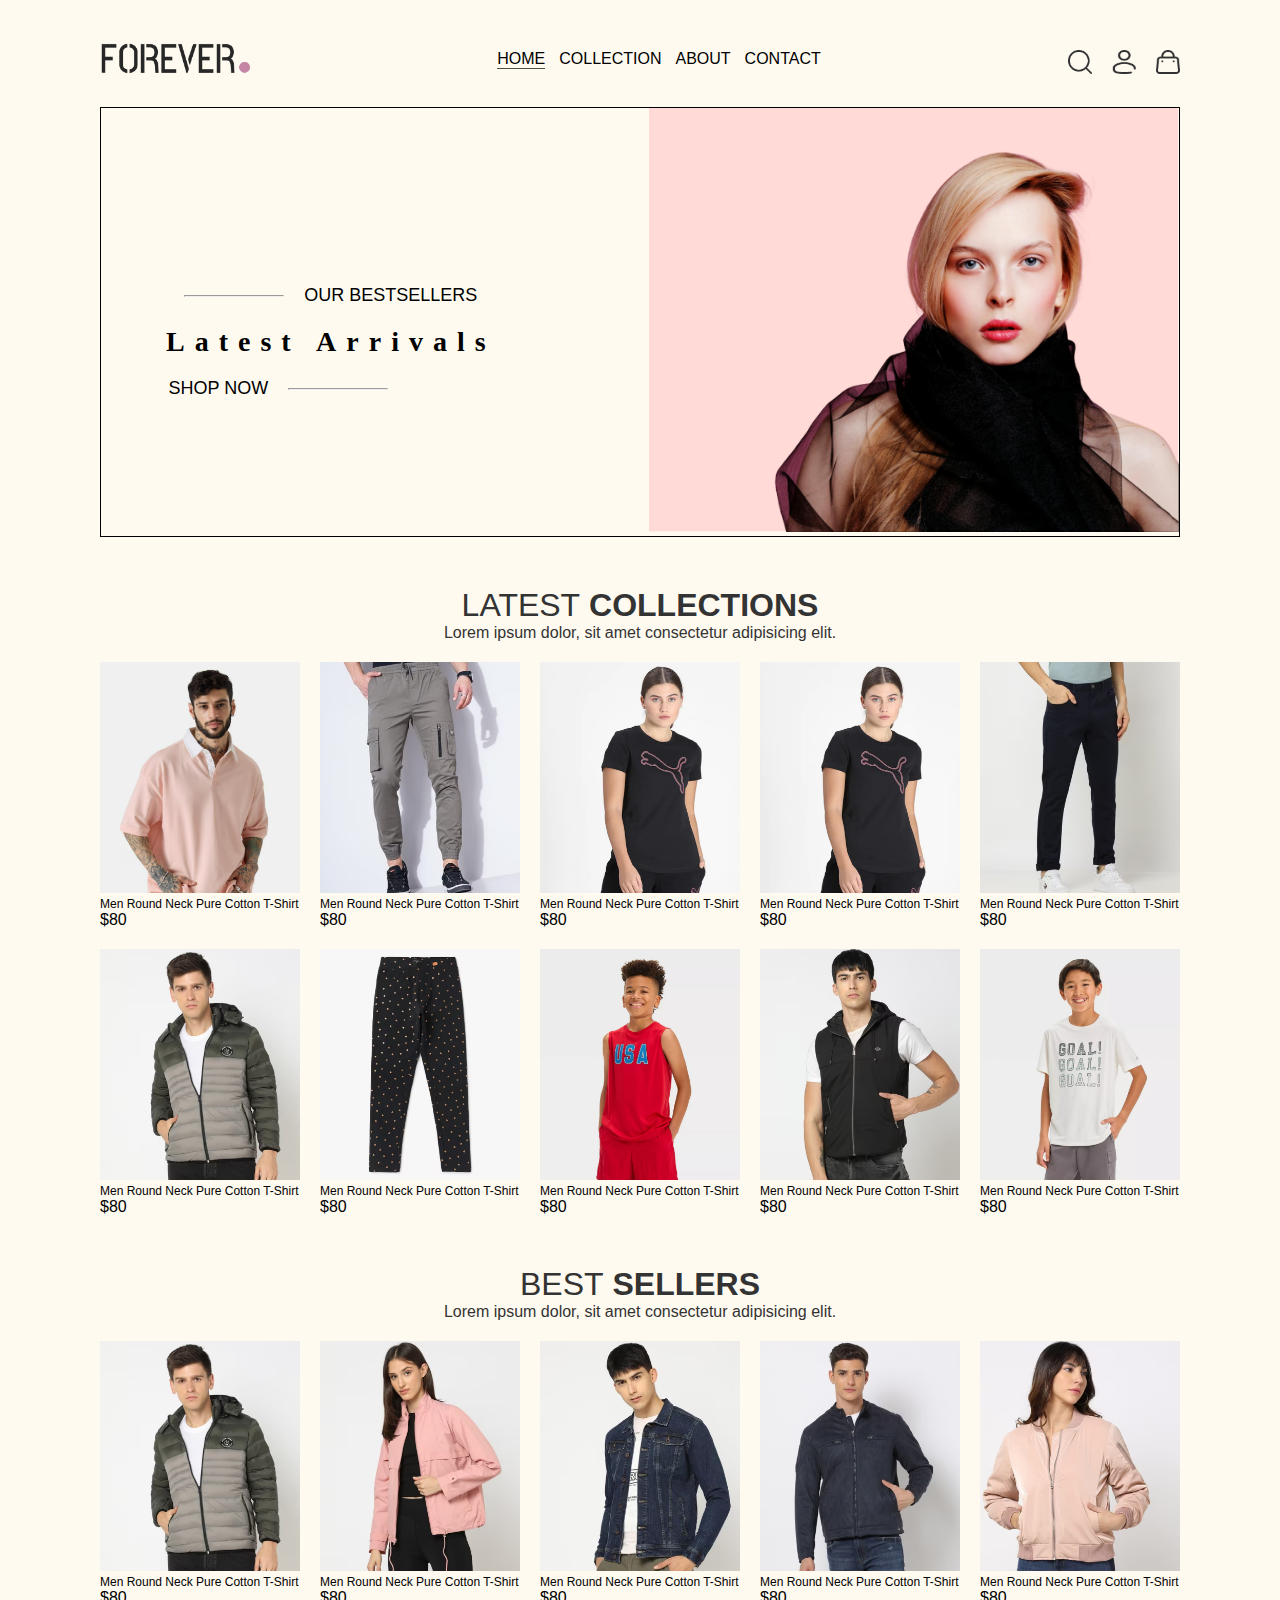
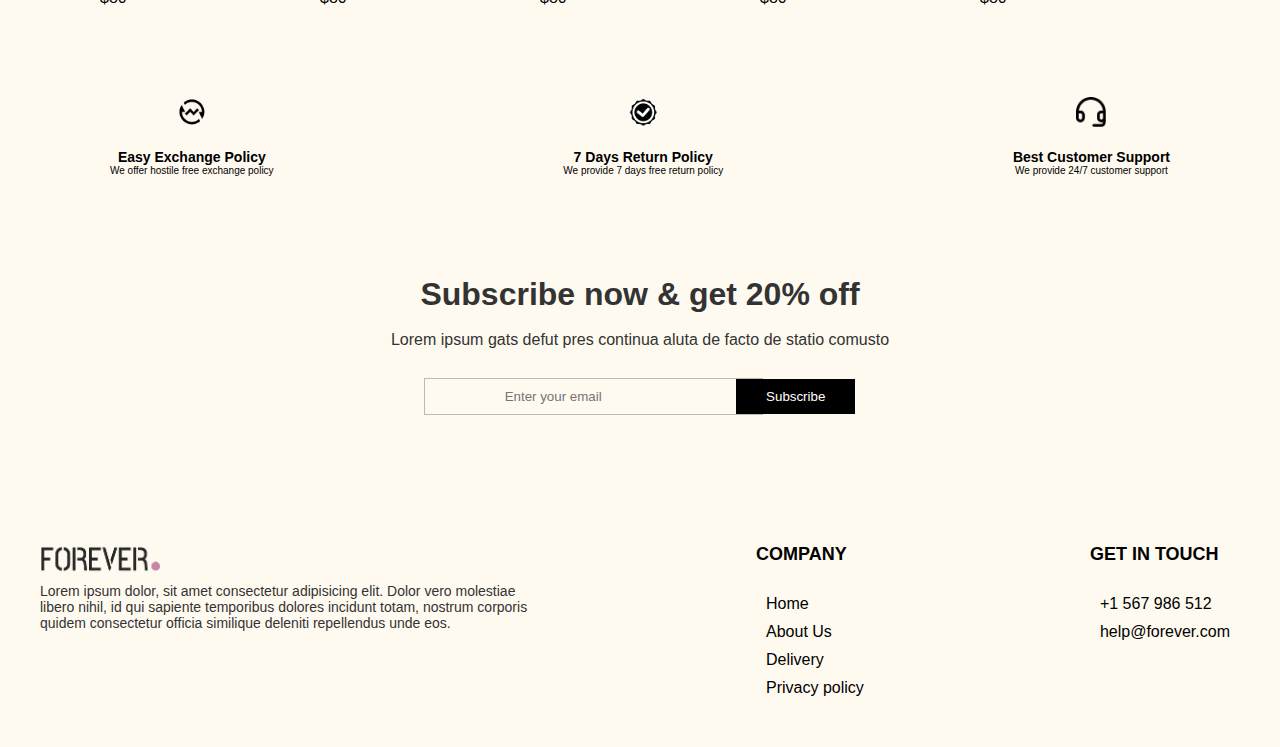
<file: index.html>
<!DOCTYPE html>
<html lang="en">
<head>
    <meta charset="UTF-8">
    <meta name="viewport" content="width=device-width, initial-scale=1.0">
    <link rel="shortcut icon" href="images/assets/frontend_assets/logo.png" type="image/x-icon">
    <link rel="stylesheet" href="style.css">
    <title>Forever</title>
</head>
<body class="body">
    <nav>
        <div class="logo">
            <a href="index.html">
                <img src="images/assets/frontend_assets/logo.png" alt="">
            </a>
        </div>
        <div class="links">
            <ol>
                <li class="active" onclick="defaultFn()">HOME</li>
                <li onclick="underlineFn()" class="list">COLLECTION</li>
                <li onclick="underlineFn2()" class="list1">ABOUT</li>
                <li onclick="underlineFn3()" class="list2">CONTACT</li>
            </ol>
        </div>
        <!--<div class="modes">
            <li id="dark">Dark Mode</li>
            <input type="range" id="switch-btn" onclick="switchDarkMode()">
        </div>-->
        <div class="icons">
            <img src="images/assets/frontend_assets/search_icon.png" alt="" class="search">
            <a href="login.html">
                <img src="images/assets/frontend_assets/profile_icon.png" alt="" class="search">
            </a>
            <a href="cart.html">
                <img src="images/assets/frontend_assets/cart_icon.png" alt="" class="search">
            </a>
        </div>
    </nav>
    <section class="landing">
        <div class="text">
            <h3><hr>OUR BESTSELLERS</h3>
            <h1>Latest Arrivals</h1>
            <h3 class="shop">SHOP NOW <hr></h3>
        </div>
        <div class="image">
            <img src="images/assets/frontend_assets/hero_img.png" alt="">
        </div>
    </section>

    <section class="collections">
        <h1><span>LATEST</span> COLLECTIONS</h1>
        <p>Lorem ipsum dolor, sit amet consectetur adipisicing elit.</p>
        <div class="img-container">
            <div class="first-row">
                <div class="clothing">
                    <img src="images/assets/frontend_assets/p_img2.png" alt="" onclick="displayCloth()">
                    <h4 id="description">Men Round Neck Pure Cotton T-Shirt</h4>
                    <span>$80</span>
                </div>
                <div class="clothing">
                    <img src="images/assets/frontend_assets/p_img10.png" alt="">
                    <h4>Men Round Neck Pure Cotton T-Shirt</h4>
                    <span>$80</span>
                </div>
                <div class="clothing">
                    <img src="images/assets/frontend_assets/p_img5.png" alt="">
                    <h4>Men Round Neck Pure Cotton T-Shirt</h4>
                    <span>$80</span>
                </div>
                <div class="clothing">
                    <img src="images/assets/frontend_assets/p_img5.png" alt="">
                    <h4>Men Round Neck Pure Cotton T-Shirt</h4>
                    <span>$80</span>
                </div>
                <div class="clothing">
                    <img src="images/assets/frontend_assets/p_img7.png" alt="">
                    <h4>Men Round Neck Pure Cotton T-Shirt</h4>
                    <span>$80</span>
                </div>
            </div>
            <div class="second-row">
                <div class="clothing">
                    <img src="images/assets/frontend_assets/p_img45.png" alt="">
                    <h4>Men Round Neck Pure Cotton T-Shirt</h4>
                    <span>$80</span>
                </div>
                <div class="clothing">
                    <img src="images/assets/frontend_assets/p_img49.png" alt="">
                    <h4>Men Round Neck Pure Cotton T-Shirt</h4>
                    <span>$80</span>
                </div>
                <div class="clothing">
                    <img src="images/assets/frontend_assets/p_img23.png" alt="">
                    <h4>Men Round Neck Pure Cotton T-Shirt</h4>
                    <span>$80</span>
                </div>
                <div class="clothing">
                    <img src="images/assets/frontend_assets/p_img40.png" alt="">
                    <h4>Men Round Neck Pure Cotton T-Shirt</h4>
                    <span>$80</span>
                </div>
                <div class="clothing">
                    <img src="images/assets/frontend_assets/p_img42.png" alt="">
                    <h4>Men Round Neck Pure Cotton T-Shirt</h4>
                    <span>$80</span>
                </div>
            </div>
        </div>
    </section>


    <section class="collections">
        <h1><span>BEST</span> SELLERS</h1>
        <p>Lorem ipsum dolor, sit amet consectetur adipisicing elit.</p>
        <div class="img-container">
            <div class="first-row">
                <div class="clothing">
                    <img src="images/assets/frontend_assets/p_img45.png" alt="">
                    <h4>Men Round Neck Pure Cotton T-Shirt</h4>
                    <span>$80</span>
                </div>
                <div class="clothing">
                    <img src="images/assets/frontend_assets/p_img44.png" alt="">
                    <h4>Men Round Neck Pure Cotton T-Shirt</h4>
                    <span>$80</span>
                </div>
                <div class="clothing">
                    <img src="images/assets/frontend_assets/p_img52.png" alt="">
                    <h4>Men Round Neck Pure Cotton T-Shirt</h4>
                    <span>$80</span>
                </div>
                <div class="clothing">
                    <img src="images/assets/frontend_assets/p_img46.png" alt="">
                    <h4>Men Round Neck Pure Cotton T-Shirt</h4>
                    <span>$80</span>
                </div>
                <div class="clothing">
                    <img src="images/assets/frontend_assets/p_img51.png" alt="">
                    <h4>Men Round Neck Pure Cotton T-Shirt</h4>
                    <span>$80</span>
                </div>
            </div>
    </section>

    <section class="banners">
        <div class="exchange">
            <img src="images/assets/frontend_assets/exchange_icon.png" alt=""><br><br>
            <h1>Easy Exchange Policy</h1>
            <p>We offer hostile free exchange policy</p>
        </div>
        <div class="policy">
            <img src="images/assets/frontend_assets/quality_icon.png" alt=""><br><br>
            <h1>7 Days Return Policy</h1>
            <p>We provide 7 days free return policy</p>
        </div>
        <div class="support">
            <img src="images/assets/frontend_assets/support_img.png" alt=""><br><br>
            <h1>Best Customer Support</h1>
            <p>We provide 24/7 customer support</p>
        </div>
    </section>

    <section class="newsletter">
        <h1>Subscribe now & get 20% off</h1><br>
        <p>Lorem ipsum gats defut pres continua aluta de facto de statio comusto</p>
        <div class="subscribe">
            <input type="email" placeholder="Enter your email">
            <button>Subscribe</button>
        </div>
    </section>



    <footer>
        <div class="align">
            <div class="info">
                <img src="images/assets/frontend_assets/logo.png" alt="">
                <p>Lorem ipsum dolor, sit amet consectetur adipisicing elit. Dolor vero molestiae libero nihil, id qui sapiente temporibus dolores incidunt totam, nostrum corporis quidem consectetur officia similique deleniti repellendus unde eos.</p>
            </div>
            <div class="redirects">
                <h2>COMPANY</h2>
                <div class="re-links">
                    <ol>
                        <li>Home</li>
                        <li>About Us</li>
                        <li>Delivery</li>
                        <li>Privacy policy</li>
                    </ol>
                </div>
            </div>
            <div class="touch">
                <h2>GET IN TOUCH</h2>
                <div class="re-links">
                    <li>+1 567 986 512</li>
                    <li>help@forever.com</li>
                </div>
            </div>
        </div>
    </footer>
































   <script>
    function displayCloth(){
        window.location.href = "product.html";
        const productDescription = document.getElementById("description");
    }
   </script>
    <script>
        const active = document.querySelector(".active");
        const list = document.querySelector(".list");
        const list1 = document.querySelector(".list1");
        const list2 = document.querySelector(".list2");

        function underlineFn(){
            active.classList.remove("active");
            window.location.href = "collection.html";
            list.style.borderBottom = "1px solid rgba(0, 0, 0, 0.692)";
            list1.style.borderBottom = "none";
            list2.style.borderBottom = "none";
        }
        function underlineFn2(){
            active.classList.remove("active");
            window.location.href = "about.html";
            list1.style.borderBottom = "1px solid rgba(0, 0, 0, 0.692)";
            list.style.borderBottom = "none";
            list2.style.borderBottom = "none";
        }
        function underlineFn3(){
            active.classList.remove("active");
            window.location.href = "contact.html";
            list2.style.borderBottom = "1px solid rgba(0, 0, 0, 0.692)";
            list1.style.borderBottom = "none";
            list.style.borderBottom = "none";
        }


        function defaultFn(){
            window.location.href = "index.html";
            active.classList.add("active");
            list.style.borderBottom = "none";
            list1.style.borderBottom = "none";
            list2.style.borderBottom = "none";
        }
    </script>
    <script src="script.js"></script>
</body>
</html>
</file>
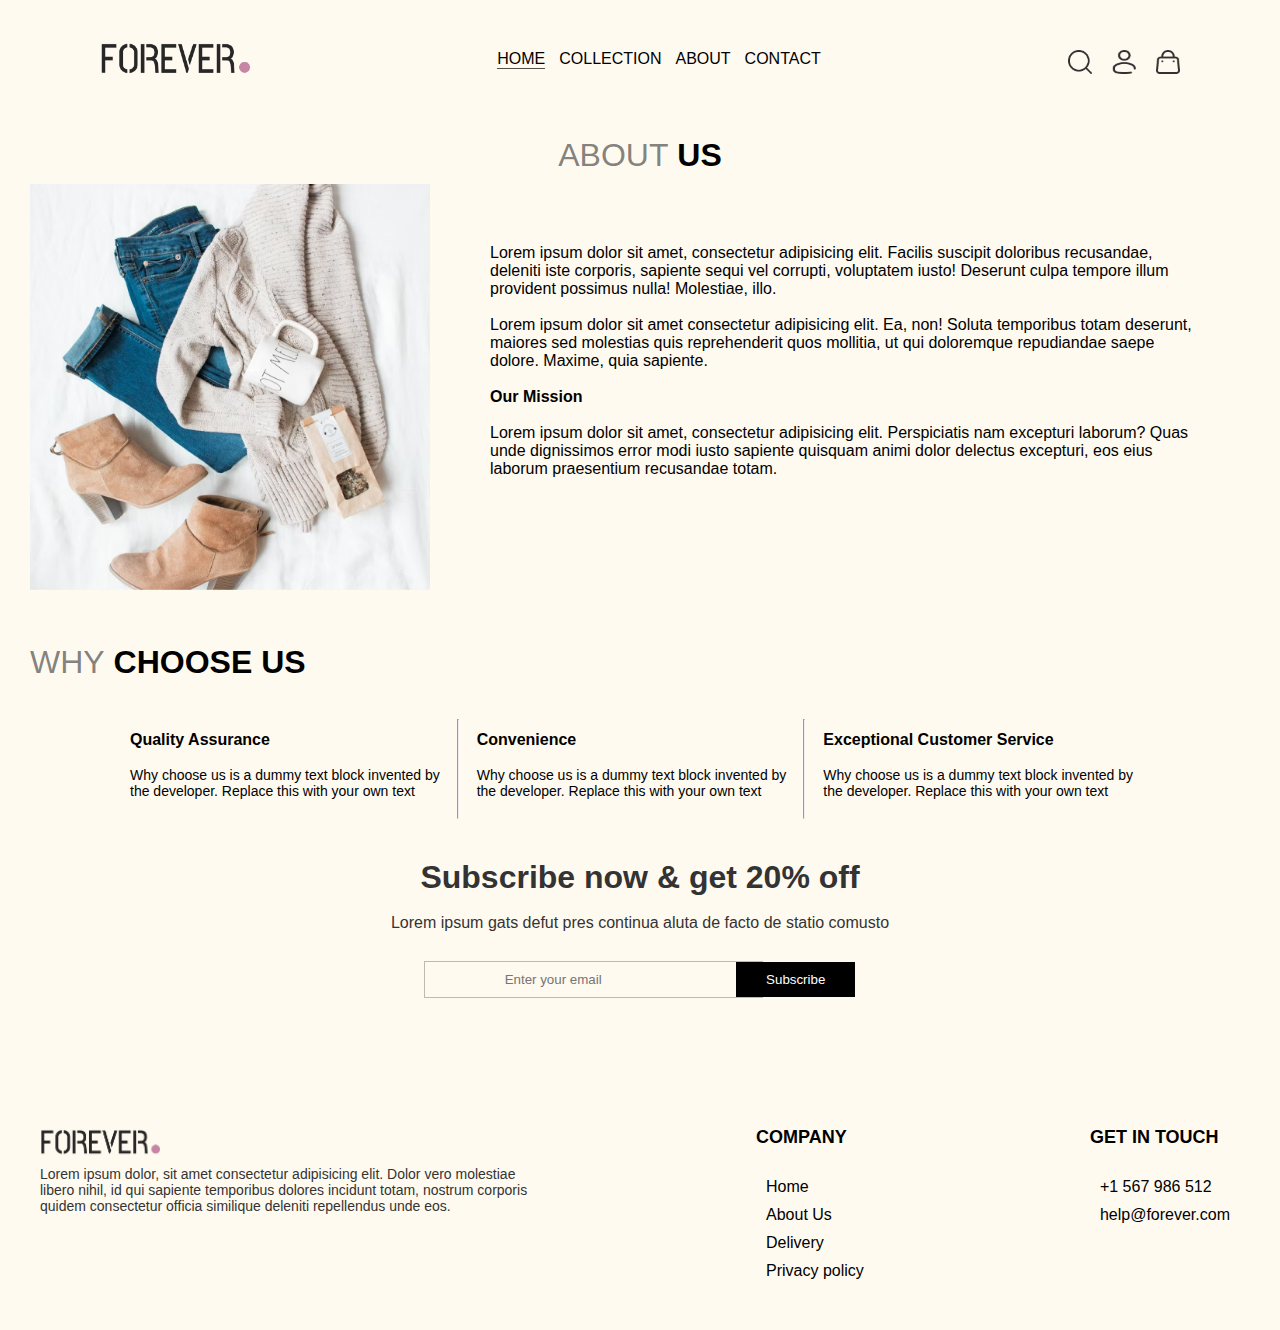
<file: about.html>
<!DOCTYPE html>
<html lang="en">
<head>
    <meta charset="UTF-8">
    <meta name="viewport" content="width=device-width, initial-scale=1.0">
    <title>About us</title>
    <link rel="stylesheet" href="style.css">
</head>
<body class="body">
    <nav>
        <div class="logo">
            <a href="index.html">
                <img src="images/assets/frontend_assets/logo.png" alt="">
            </a>
        </div>
        <div class="links">
            <ol>
                <li class="active" onclick="defaultFn()">HOME</li>
                <li onclick="underlineFn()" class="list">COLLECTION</li>
                <li onclick="underlineFn2()" class="list1">ABOUT</li>
                <li onclick="underlineFn3()" class="list2">CONTACT</li>
            </ol>
        </div>
        <!--<div class="modes">
            <li id="dark">Dark Mode</li>
            <input type="range" id="switch-btn" onclick="switchDarkMode()">
        </div>-->
        <div class="icons">
            <img src="images/assets/frontend_assets/search_icon.png" alt="" class="search">
            <a href="login.html">
                <img src="images/assets/frontend_assets/profile_icon.png" alt="" class="search">
            </a>
            <a href="cart.html">
                <img src="images/assets/frontend_assets/cart_icon.png" alt="" class="search">
            </a>
        </div>
    </nav>


    <section class="about">
        <h1><span>ABOUT</span> US</h1>
        <div class="about-container">
            <div class="about-img">
                <img src="images/assets/frontend_assets/about_img.png" alt="">
            </div>
            <div class="about-info">
                <p>Lorem ipsum dolor sit amet, consectetur adipisicing elit. Facilis suscipit doloribus recusandae, deleniti iste corporis, sapiente sequi vel corrupti, voluptatem iusto! Deserunt culpa tempore illum provident possimus nulla! Molestiae, illo.</p><br>
                <p>Lorem ipsum dolor sit amet consectetur adipisicing elit. Ea, non! Soluta temporibus totam deserunt, maiores sed molestias quis reprehenderit quos mollitia, ut qui doloremque repudiandae saepe dolore. Maxime, quia sapiente.</p><br>
                <h2>Our Mission</h2><br>
                <p>Lorem ipsum dolor sit amet, consectetur adipisicing elit. Perspiciatis nam excepturi laborum? Quas unde dignissimos error modi iusto sapiente quisquam animi dolor delectus excepturi, eos eius laborum praesentium recusandae totam.</p>

            </div>
        </div>
    </section>

    <section class="why">
        <h1><span>WHY</span> CHOOSE US</h1>
        <div class="why-col">
            <div class="assurance">
                <h2>Quality Assurance</h2><br>
                <p>Why choose us is a dummy text block invented by the developer. Replace this with your own text</p>
            </div>
            <div class="assurance">
                <h2>Convenience</h2><br>
                <p>Why choose us is a dummy text block invented by the developer. Replace this with your own text</p>
                <hr>
            </div>

    
            <div class="assurance">
                <h2>Exceptional Customer Service</h2><br>
                <p>Why choose us is a dummy text block invented by the developer. Replace this with your own text</p>
                <hr>
            </div>
        </div>
    </section>



    <section class="newsletter">
        <h1>Subscribe now & get 20% off</h1><br>
        <p>Lorem ipsum gats defut pres continua aluta de facto de statio comusto</p>
        <div class="subscribe">
            <input type="email" placeholder="Enter your email">
            <button>Subscribe</button>
        </div>
    </section>



    <footer>
        <div class="align">
            <div class="info">
                <img src="images/assets/frontend_assets/logo.png" alt="">
                <p>Lorem ipsum dolor, sit amet consectetur adipisicing elit. Dolor vero molestiae libero nihil, id qui sapiente temporibus dolores incidunt totam, nostrum corporis quidem consectetur officia similique deleniti repellendus unde eos.</p>
            </div>
            <div class="redirects">
                <h2>COMPANY</h2>
                <div class="re-links">
                    <ol>
                        <li>Home</li>
                        <li>About Us</li>
                        <li>Delivery</li>
                        <li>Privacy policy</li>
                    </ol>
                </div>
            </div>
            <div class="touch">
                <h2>GET IN TOUCH</h2>
                <div class="re-links">
                    <li>+1 567 986 512</li>
                    <li>help@forever.com</li>
                </div>
            </div>
        </div>
    </footer>















    <script>
        const active = document.querySelector(".active");
        const list = document.querySelector(".list");
        const list1 = document.querySelector(".list1");
        const list2 = document.querySelector(".list2");

        function underlineFn(){
            active.classList.remove("active");
            window.location.href = "collection.html";
            list.style.borderBottom = "1px solid rgba(0, 0, 0, 0.692)";
            list1.style.borderBottom = "none";
            list2.style.borderBottom = "none";
        }
        function underlineFn2(){
            active.classList.remove("active");
            window.location.href = "about.html";
            list1.style.borderBottom = "1px solid rgba(0, 0, 0, 0.692)";
            list.style.borderBottom = "none";
            list2.style.borderBottom = "none";
        }
        function underlineFn3(){
            active.classList.remove("active");
            window.location.href = "contact.html";
            list2.style.borderBottom = "1px solid rgba(0, 0, 0, 0.692)";
            list1.style.borderBottom = "none";
            list.style.borderBottom = "none";
        }


        function defaultFn(){
            window.location.href = "index.html";
            active.classList.add("active");
            list.style.borderBottom = "none";
            list1.style.borderBottom = "none";
            list2.style.borderBottom = "none";
        }
    </script>
    <script src="script.js"></script>
</body>
</html>
</file>
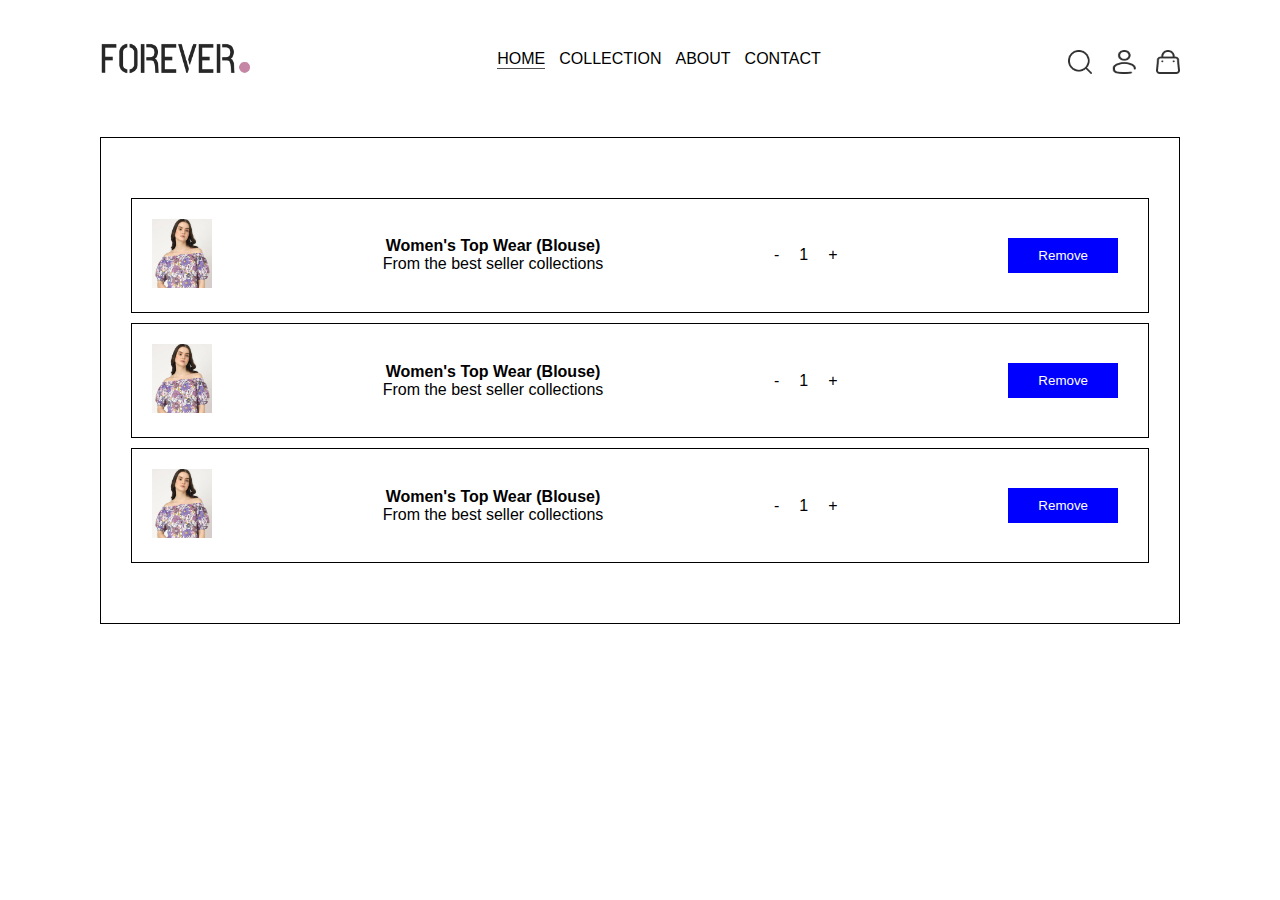
<file: cart.html>
<!DOCTYPE html>
<html lang="en">
<head>
    <meta charset="UTF-8">
    <meta name="viewport" content="width=device-width, initial-scale=1.0">
    <link rel="shortcut icon" href="images/assets/frontend_assets/logo.png" type="image/x-icon">
    <title>Cart</title>
    <link rel="stylesheet" href="style.css">
    <link rel="stylesheet" href="cart.css">
</head>
<body>
    <nav>
        <div class="logo">
            <a href="index.html">
                <img src="images/assets/frontend_assets/logo.png" alt="">
            </a>
        </div>
        <div class="links">
            <ol>
                <li class="active" onclick="defaultFn()">HOME</li>
                <li onclick="underlineFn()" class="list">COLLECTION</li>
                <li onclick="underlineFn2()" class="list1">ABOUT</li>
                <li onclick="underlineFn3()" class="list2">CONTACT</li>
            </ol>
        </div>
        <!--<div class="modes">
            <li id="dark">Dark Mode</li>
            <input type="range" id="switch-btn" onclick="switchDarkMode()">
        </div>-->
        <div class="icons">
            <img src="images/assets/frontend_assets/search_icon.png" alt="" class="search">
            <a href="login.html">
                <img src="images/assets/frontend_assets/profile_icon.png" alt="" class="search">
            </a>
            <a href="cart.html">
                <img src="images/assets/frontend_assets/cart_icon.png" alt="" class="search">
            </a>
        </div>
    </nav>


    <section class="cart">
        <div class="items">
            <div class="product-in-cart">
                <div class="product-image">
                    <img src="images/assets/frontend_assets/p_img1.png" alt="">
                </div>
                <div class="product-text">
                    <h4>Women's Top Wear (Blouse)</h4>
                    <p>From the best seller collections</p>
                </div>
                <div class="quantity">
                    <p id="decrease" onclick="decreaseQuant()">-</p>
                    <p id="quantity">1</p>
                    <p id="increase" onclick="increaseQuant()">+</p>
                </div>
                <div class="action">
                    <button onclick="clearCart()">Remove</button>
                </div>
            </div>
            <div class="product-in-cart">
                <div class="product-image">
                    <img src="images/assets/frontend_assets/p_img1.png" alt="">
                </div>
                <div class="product-text">
                    <h4>Women's Top Wear (Blouse)</h4>
                    <p>From the best seller collections</p>
                </div>
                <div class="quantity">
                    <p id="decrease" onclick="decreaseQuant()">-</p>
                    <p id="quantity">1</p>
                    <p id="increase" onclick="increaseQuant()">+</p>
                </div>
                <div class="action">
                    <button onclick="clearCart()">Remove</button>
                </div>
            </div>
            <div class="product-in-cart">
                <div class="product-image">
                    <img src="images/assets/frontend_assets/p_img1.png" alt="">
                </div>
                <div class="product-text">
                    <h4>Women's Top Wear (Blouse)</h4>
                    <p>From the best seller collections</p>
                </div>
                <div class="quantity">
                    <p id="decrease" onclick="decreaseQuant()">-</p>
                    <p id="quantity">1</p>
                    <p id="increase" onclick="increaseQuant()">+</p>
                </div>
                <div class="action">
                    <button onclick="clearCart()">Remove</button>
                </div>
            </div>
        </div>
    </section>




































































    








    <script>
        const active = document.querySelector(".active");
        const list = document.querySelector(".list");
        const list1 = document.querySelector(".list1");
        const list2 = document.querySelector(".list2");

        function underlineFn(){
            active.classList.remove("active");
            window.location.href = "collection.html";
            list.style.borderBottom = "1px solid rgba(0, 0, 0, 0.692)";
            list1.style.borderBottom = "none";
            list2.style.borderBottom = "none";
        }
        function underlineFn2(){
            active.classList.remove("active");
            window.location.href = "about.html";
            list1.style.borderBottom = "1px solid rgba(0, 0, 0, 0.692)";
            list.style.borderBottom = "none";
            list2.style.borderBottom = "none";
        }
        function underlineFn3(){
            active.classList.remove("active");
            window.location.href = "contact.html";
            list2.style.borderBottom = "1px solid rgba(0, 0, 0, 0.692)";
            list1.style.borderBottom = "none";
            list.style.borderBottom = "none";
        }


        function defaultFn(){
            window.location.href = "index.html";
            active.classList.add("active");
            list.style.borderBottom = "none";
            list1.style.borderBottom = "none";
            list2.style.borderBottom = "none";
        }
    </script>
    <script src="script.js"></script>
</body>
</html>
</file>
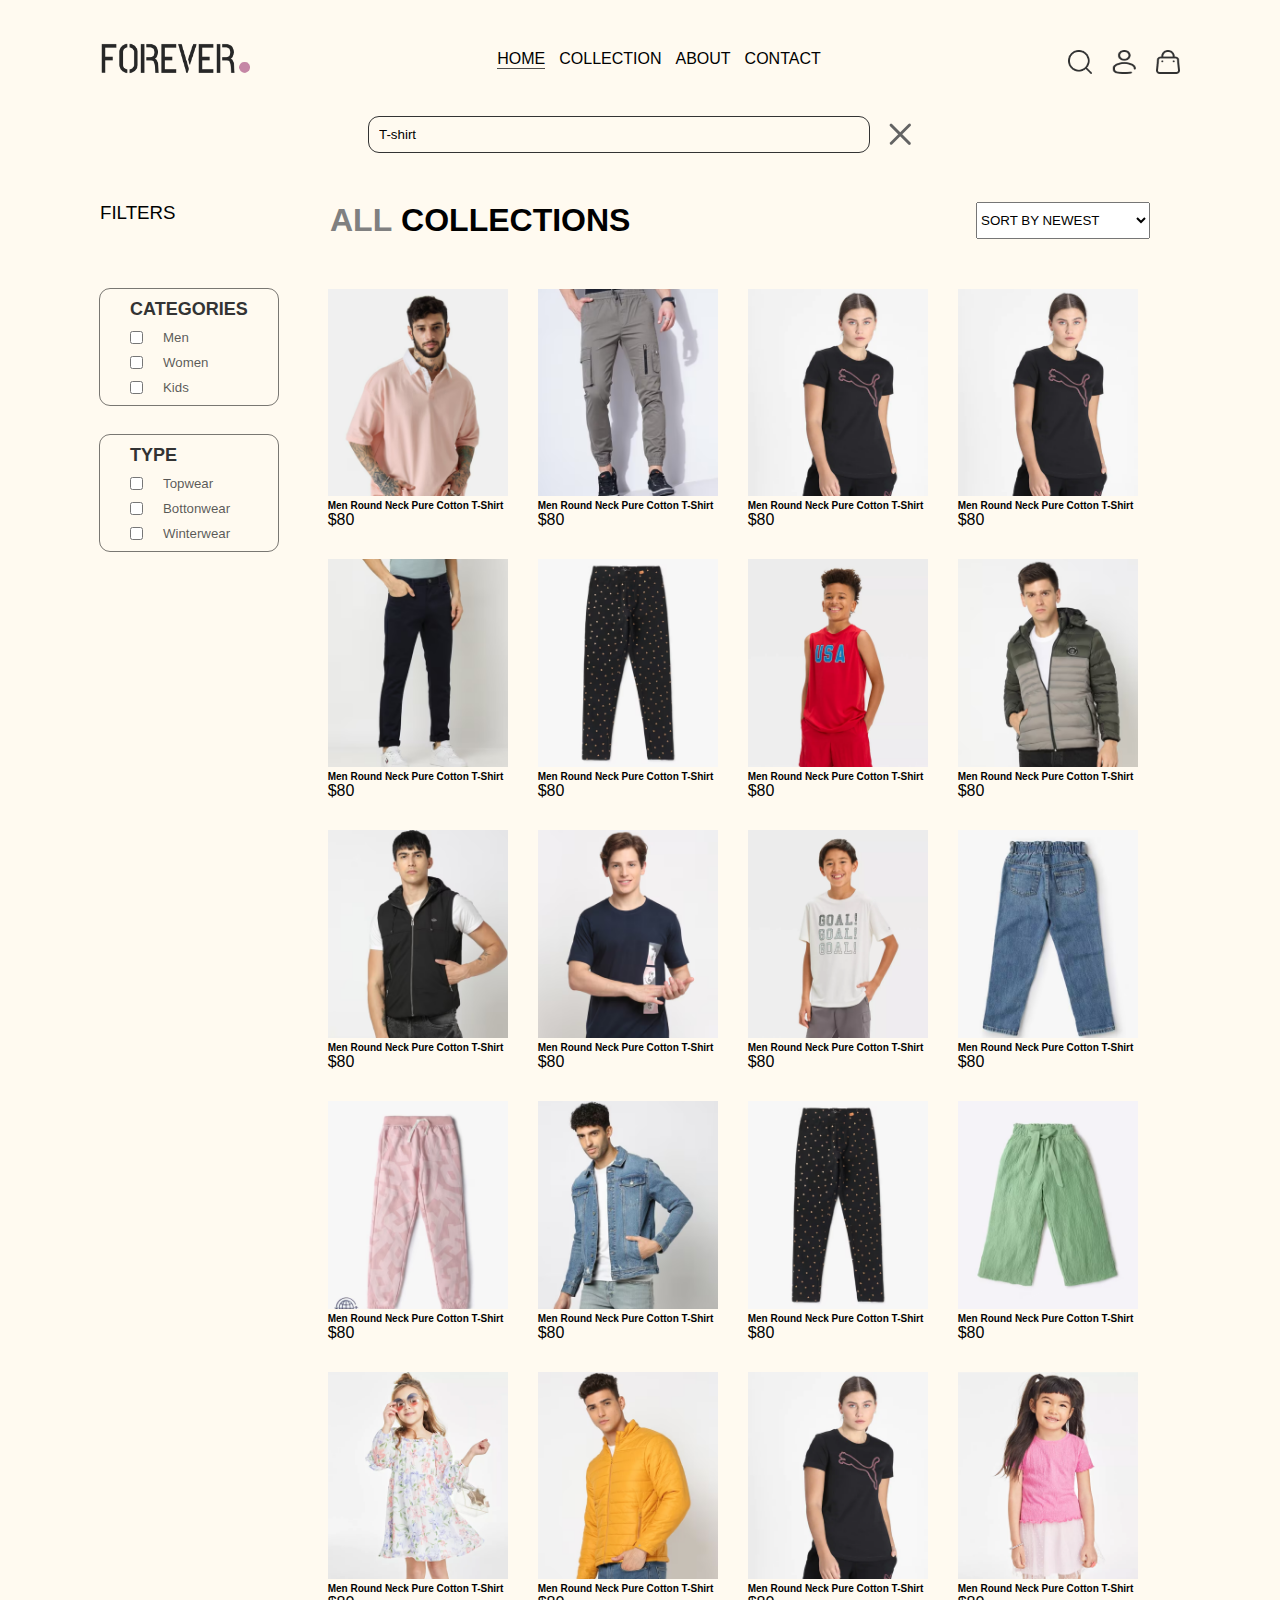
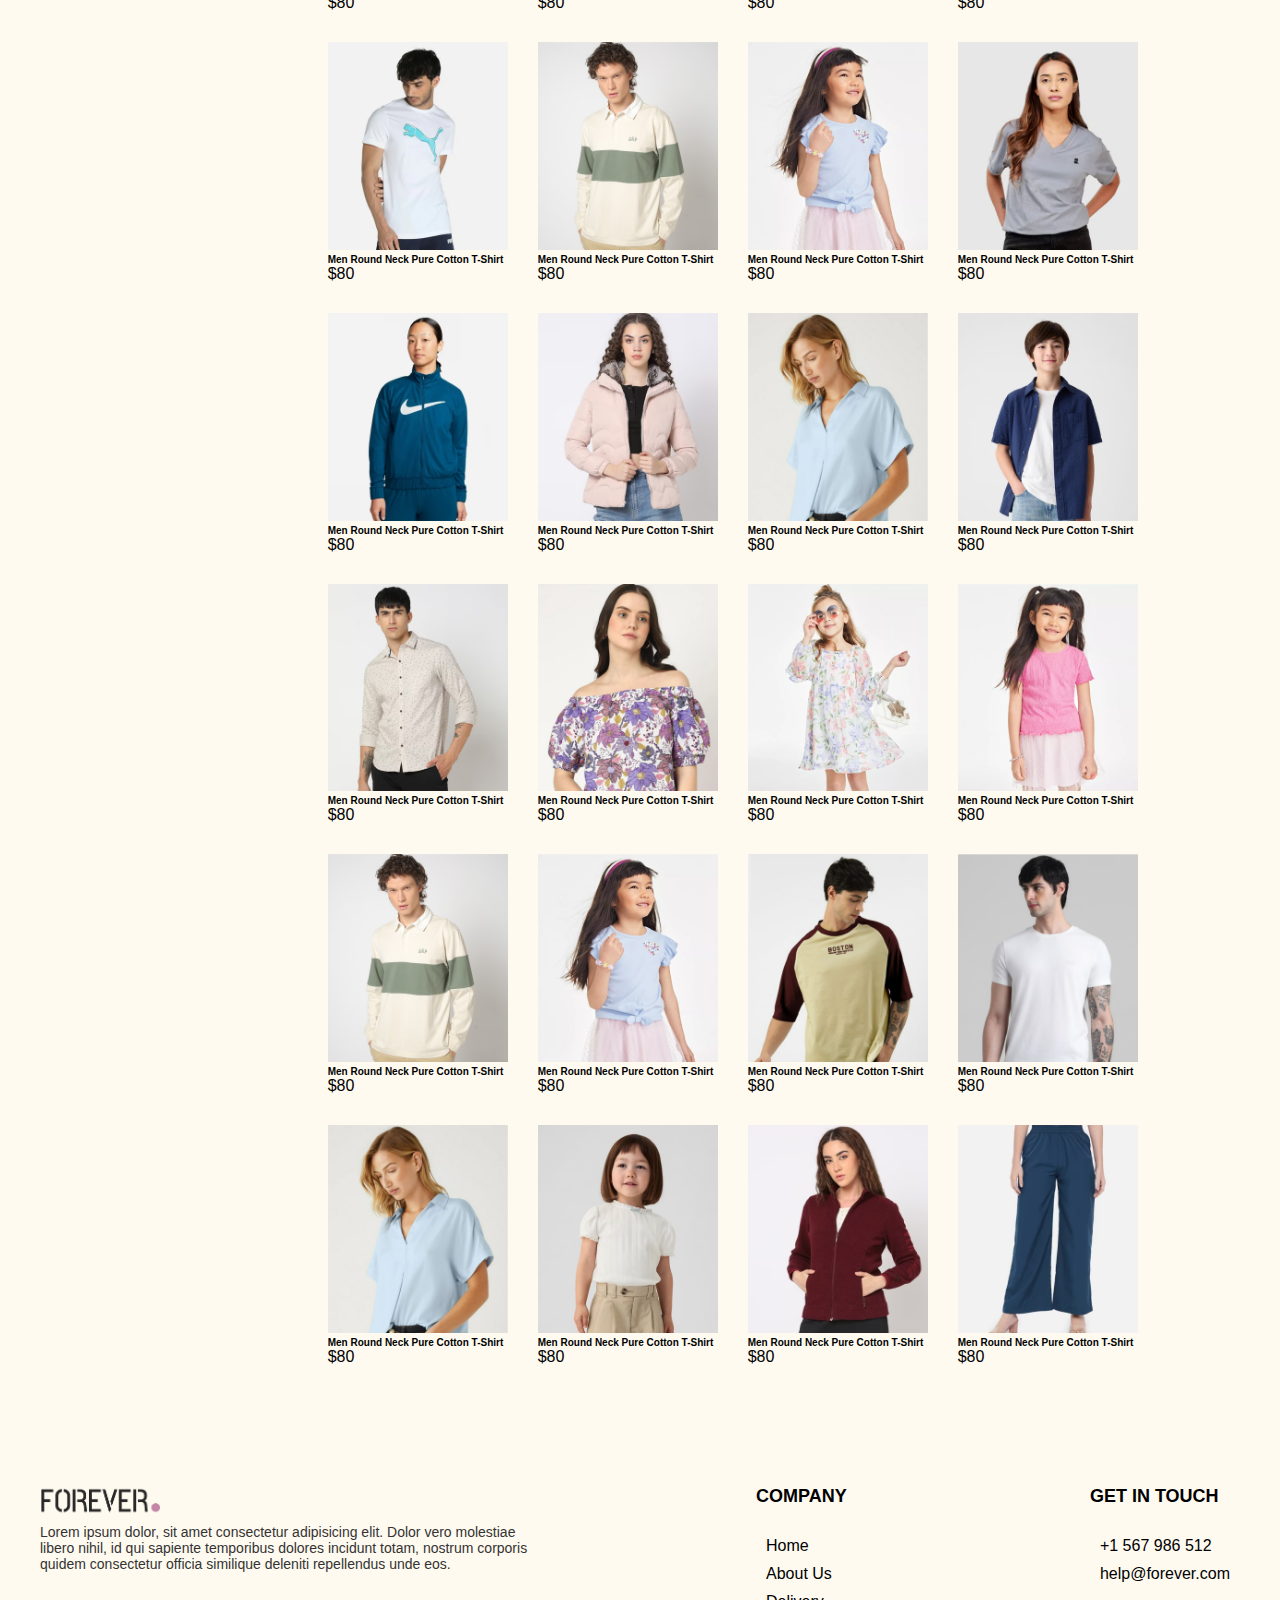
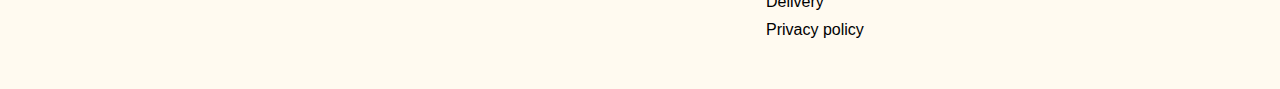
<file: collection.html>
<!DOCTYPE html>
<html lang="en">
<head>
    <meta charset="UTF-8">
    <meta name="viewport" content="width=device-width, initial-scale=1.0">
    <title>Collections</title>
    <link rel="stylesheet" href="style.css">
</head>
<body class="body">
    <nav>
        <div class="logo">
            <a href="index.html">
                <img src="images/assets/frontend_assets/logo.png" alt="">
            </a>
        </div>
        <div class="links">
            <ol>
                <li class="active" onclick="defaultFn()">HOME</li>
                <li onclick="underlineFn()" class="list">COLLECTION</li>
                <li onclick="underlineFn2()" class="list1">ABOUT</li>
                <li onclick="underlineFn3()" class="list2">CONTACT</li>
            </ol>
        </div>
        <!--<div class="modes">
            <li id="dark">Dark Mode</li>
            <input type="range" id="switch-btn" onclick="switchDarkMode()">
        </div>-->
        <div class="icons">
            <img src="images/assets/frontend_assets/search_icon.png" alt="" class="search">
            <a href="login.html">
                <img src="images/assets/frontend_assets/profile_icon.png" alt="" class="search">
            </a>
            <a href="cart.html">
                <img src="images/assets/frontend_assets/cart_icon.png" alt="" class="search">
            </a>
        </div>
    </nav>

    <section class="collection">
        <div class="search-box">
            <input  id="search" type="search" placeholder="Search items" value="T-shirt">
            <img src="images/assets/frontend_assets/cross_icon.png" onclick="hideBox()">
        </div>
        <div class="col-titles">
            <h3>FILTERS</h3>
            <div class="col-container">
                <h1><span>ALL</span> COLLECTIONS</h1>
                <select>
                    <option>SORT BY NEWEST</option>
                    <option>SORT BY LOW TO HIGH</option>
                    <option>SORT BY HIGH TO LOW</option>
                </select>
            </div>
        </div>
    </section>

    <section class="filters">
        <div class="fil-container">
            <div class="categories">
                <div class="categ1">
                    <h3>CATEGORIES</h3>
                    <div class="filter">
                        <input type="checkbox">
                        <h5>Men</h5>
                    </div>
                    <div class="filter">
                        <input type="checkbox">
                        <h5>Women</h5>
                    </div>
                    <div class="filter">
                        <input type="checkbox">
                        <h5>Kids</h5>
                    </div>
                </div>
                <div class="categ1">
                    <h3>TYPE</h3>
                    <div class="filter">
                        <input type="checkbox">
                        <h5>Topwear</h5>
                    </div>
                    <div class="filter">
                        <input type="checkbox">
                        <h5>Bottonwear</h5>
                    </div>
                    <div class="filter">
                        <input type="checkbox">
                        <h5>Winterwear</h5>
                    </div>
                </div>
            </div>
            <div class="filters-img">
                <div class="all-imgs">
                    <div class="images-container">
                    <div class="product men">
                        <img src="images/assets/frontend_assets/p_img2.png" alt="">
                        <div class="details">
                            <h4>Men Round Neck Pure Cotton T-Shirt</h4>
                            <span>$80</span>
                        </div>
                    </div>
                    <div class="product men">
                        <img src="images/assets/frontend_assets/p_img10.png" alt="">
                        <div class="details">
                            <h4>Men Round Neck Pure Cotton T-Shirt</h4>
                            <span>$80</span>
                        </div>
                    </div>
                    <div class="product women">
                        <img src="images/assets/frontend_assets/p_img5.png" alt="">
                        <div class="details">
                            <h4>Men Round Neck Pure Cotton T-Shirt</h4>
                            <span>$80</span>
                        </div>
                    </div>
                    <div class="product women">
                        <img src="images/assets/frontend_assets/p_img5.png" alt="">
                        <div class="details">
                            <h4>Men Round Neck Pure Cotton T-Shirt</h4>
                            <span>$80</span>
                        </div>
                    </div>
                </div>
                <div class="images-container">
                    <div class="product men">
                        <img src="images/assets/frontend_assets/p_img7.png" alt="">
                        <div class="details">
                            <h4>Men Round Neck Pure Cotton T-Shirt</h4>
                            <span>$80</span>
                        </div>
                    </div>
                    <div class="product kids">
                        <img src="images/assets/frontend_assets/p_img49.png" alt="">
                        <div class="details">
                            <h4>Men Round Neck Pure Cotton T-Shirt</h4>
                            <span>$80</span>
                        </div>
                    </div>
                    <div class="product kids">
                        <img src="images/assets/frontend_assets/p_img23.png" alt="">
                        <div class="details">
                            <h4>Men Round Neck Pure Cotton T-Shirt</h4>
                            <span>$80</span>
                        </div>
                    </div>
                    <div class="product men">
                        <img src="images/assets/frontend_assets/p_img45.png" alt="">
                        <div class="details">
                            <h4>Men Round Neck Pure Cotton T-Shirt</h4>
                            <span>$80</span>
                        </div>
                    </div>
                    </div>
                    <div class="images-container">
                        <div class="product men">
                            <img src="images/assets/frontend_assets/p_img40.png" alt="">
                            <div class="details">
                                <h4>Men Round Neck Pure Cotton T-Shirt</h4>
                                <span>$80</span>
                            </div>
                        </div>
                        <div class="product men">
                            <img src="images/assets/frontend_assets/p_img41.png" alt="">
                            <div class="details">
                                <h4>Men Round Neck Pure Cotton T-Shirt</h4>
                                <span>$80</span>
                            </div>
                        </div>
                        <div class="product kids">
                            <img src="images/assets/frontend_assets/p_img42.png" alt="">
                            <div class="details">
                                <h4>Men Round Neck Pure Cotton T-Shirt</h4>
                                <span>$80</span>
                            </div>
                        </div>
                        <div class="product kids">
                            <img src="images/assets/frontend_assets/p_img43.png" alt="">
                            <div class="details">
                                <h4>Men Round Neck Pure Cotton T-Shirt</h4>
                                <span>$80</span>
                            </div>
                        </div>
                </div>
                <div class="images-container">
                    <div class="product kids">
                        <img src="images/assets/frontend_assets/p_img47.png" alt="">
                        <div class="details">
                            <h4>Men Round Neck Pure Cotton T-Shirt</h4>
                            <span>$80</span>
                        </div>
                    </div>
                    <div class="product men">
                        <img src="images/assets/frontend_assets/p_img48.png" alt="">
                        <div class="details">
                            <h4>Men Round Neck Pure Cotton T-Shirt</h4>
                            <span>$80</span>
                        </div>
                    </div>
                    <div class="product kids">
                        <img src="images/assets/frontend_assets/p_img49.png" alt="">
                        <div class="details">
                            <h4>Men Round Neck Pure Cotton T-Shirt</h4>
                            <span>$80</span>
                        </div>
                    </div>
                    <div class="product kids">
                        <img src="images/assets/frontend_assets/p_img50.png" alt="">
                        <div class="details">
                            <h4>Men Round Neck Pure Cotton T-Shirt</h4>
                            <span>$80</span>
                        </div>
                    </div>
                    </div>
                    <div class="images-container">
                        <div class="product kids">
                            <img src="images/assets/frontend_assets/p_img27.png" alt="">
                            <div class="details">
                                <h4>Men Round Neck Pure Cotton T-Shirt</h4>
                                <span>$80</span>
                            </div>
                        </div>
                        <div class="product men">
                            <img src="images/assets/frontend_assets/p_img28.png" alt="">
                            <div class="details">
                                <h4>Men Round Neck Pure Cotton T-Shirt</h4>
                                <span>$80</span>
                            </div>
                        </div>
                        <div class="product women">
                            <img src="images/assets/frontend_assets/p_img29.png" alt="">
                            <div class="details">
                                <h4>Men Round Neck Pure Cotton T-Shirt</h4>
                                <span>$80</span>
                            </div>
                        </div>
                        <div class="product kids">
                            <img src="images/assets/frontend_assets/p_img30.png" alt="">
                            <div class="details">
                                <h4>Men Round Neck Pure Cotton T-Shirt</h4>
                                <span>$80</span>
                            </div>
                        </div>
                        </div>
                        <div class="images-container">
                            <div class="product men">
                                <img src="images/assets/frontend_assets/p_img31.png" alt="">
                                <div class="details">
                                    <h4>Men Round Neck Pure Cotton T-Shirt</h4>
                                    <span>$80</span>
                                </div>
                            </div>
                            <div class="product men">
                                <img src="images/assets/frontend_assets/p_img32.png" alt="">
                                <div class="details">
                                    <h4>Men Round Neck Pure Cotton T-Shirt</h4>
                                    <span>$80</span>
                                </div>
                            </div>
                            <div class="product kids">
                                <img src="images/assets/frontend_assets/p_img33.png" alt="">
                                <div class="details">
                                    <h4>Men Round Neck Pure Cotton T-Shirt</h4>
                                    <span>$80</span>
                                </div>
                            </div>
                            <div class="product women">
                                <img src="images/assets/frontend_assets/p_img34.png" alt="">
                                <div class="details">
                                    <h4>Men Round Neck Pure Cotton T-Shirt</h4>
                                    <span>$80</span>
                                </div>
                            </div>
                            </div>
                            <div class="images-container">
                                <div class="product women">
                                    <img src="images/assets/frontend_assets/p_img35.png" alt="">
                                    <div class="details">
                                        <h4>Men Round Neck Pure Cotton T-Shirt</h4>
                                        <span>$80</span>
                                    </div>
                                </div>
                                <div class="product women">
                                    <img src="images/assets/frontend_assets/p_img36.png" alt="">
                                    <div class="details">
                                        <h4>Men Round Neck Pure Cotton T-Shirt</h4>
                                        <span>$80</span>
                                    </div>
                                </div>
                                <div class="product women">
                                    <img src="images/assets/frontend_assets/p_img37.png" alt="">
                                    <div class="details">
                                        <h4>Men Round Neck Pure Cotton T-Shirt</h4>
                                        <span>$80</span>
                                    </div>
                                </div>
                                <div class="product kids">
                                    <img src="images/assets/frontend_assets/p_img38.png" alt="">
                                    <div class="details">
                                        <h4>Men Round Neck Pure Cotton T-Shirt</h4>
                                        <span>$80</span>
                                    </div>
                                </div>
                                </div>
                                <div class="images-container">
                                    <div class="product men">
                                        <img src="images/assets/frontend_assets/p_img39.png" alt="">
                                        <div class="details">
                                            <h4>Men Round Neck Pure Cotton T-Shirt</h4>
                                            <span>$80</span>
                                        </div>
                                    </div>
                                    <div class="product women">
                                        <img src="images/assets/frontend_assets/p_img1.png" alt="">
                                        <div class="details">
                                            <h4>Men Round Neck Pure Cotton T-Shirt</h4>
                                            <span>$80</span>
                                        </div>
                                    </div>
                                    <div class="product kids">
                                        <img src="images/assets/frontend_assets/p_img3.png" alt="">
                                        <div class="details">
                                            <h4>Men Round Neck Pure Cotton T-Shirt</h4>
                                            <span>$80</span>
                                        </div>
                                    </div>
                                    <div class="product kids">
                                        <img src="images/assets/frontend_assets/p_img6.png" alt="">
                                        <div class="details">
                                            <h4>Men Round Neck Pure Cotton T-Shirt</h4>
                                            <span>$80</span>
                                        </div>
                                    </div>
                                    </div>
                                    <div class="images-container">
                                        <div class="product men">
                                            <img src="images/assets/frontend_assets/p_img8.png" alt="">
                                            <div class="details">
                                                <h4>Men Round Neck Pure Cotton T-Shirt</h4>
                                                <span>$80</span>
                                            </div>
                                        </div>
                                        <div class="product kids">
                                            <img src="images/assets/frontend_assets/p_img9.png" alt="">
                                            <div class="details">
                                                <h4>Men Round Neck Pure Cotton T-Shirt</h4>
                                                <span>$80</span>
                                            </div>
                                        </div>
                                        <div class="product men">
                                            <img src="images/assets/frontend_assets/p_img11.png" alt="">
                                            <div class="details">
                                                <h4>Men Round Neck Pure Cotton T-Shirt</h4>
                                                <span>$80</span>
                                            </div>
                                        </div>
                                        <div class="product men">
                                            <img src="images/assets/frontend_assets/p_img12.png" alt="">
                                            <div class="details">
                                                <h4>Men Round Neck Pure Cotton T-Shirt</h4>
                                                <span>$80</span>
                                            </div>
                                        </div>
                                        </div>
                                        <div class="images-container">
                                            <div class="product women">
                                                <img src="images/assets/frontend_assets/p_img13.png" alt="">
                                                <div class="details">
                                                    <h4>Men Round Neck Pure Cotton T-Shirt</h4>
                                                    <span>$80</span>
                                                </div>
                                            </div>
                                            <div class="product kids">
                                                <img src="images/assets/frontend_assets/p_img16.png" alt="">
                                                <div class="details">
                                                    <h4>Men Round Neck Pure Cotton T-Shirt</h4>
                                                    <span>$80</span>
                                                </div>
                                            </div>
                                            <div class="product women">
                                                <img src="images/assets/frontend_assets/p_img21.png" alt="">
                                                <div class="details">
                                                    <h4>Men Round Neck Pure Cotton T-Shirt</h4>
                                                    <span>$80</span>
                                                </div>
                                            </div>
                                            <div class="product  women">
                                                <img src="images/assets/frontend_assets/p_img22.png" alt="">
                                                <div class="details">
                                                    <h4>Men Round Neck Pure Cotton T-Shirt</h4>
                                                    <span>$80</span>
                                                </div>
                                            </div>
                                            </div>
        </div>
    </section>







    <footer>
        <div class="align">
            <div class="info">
                <img src="images/assets/frontend_assets/logo.png" alt="">
                <p>Lorem ipsum dolor, sit amet consectetur adipisicing elit. Dolor vero molestiae libero nihil, id qui sapiente temporibus dolores incidunt totam, nostrum corporis quidem consectetur officia similique deleniti repellendus unde eos.</p>
            </div>
            <div class="redirects">
                <h2>COMPANY</h2>
                <div class="re-links">
                    <ol>
                        <li>Home</li>
                        <li>About Us</li>
                        <li>Delivery</li>
                        <li>Privacy policy</li>
                    </ol>
                </div>
            </div>
            <div class="touch">
                <h2>GET IN TOUCH</h2>
                <div class="re-links">
                    <li>+1 567 986 512</li>
                    <li>help@forever.com</li>
                </div>
            </div>
        </div>
    </footer>














    <script>
        const active = document.querySelector(".active");
        const list = document.querySelector(".list");
        const list1 = document.querySelector(".list1");
        const list2 = document.querySelector(".list2");

        function underlineFn(){
            active.classList.remove("active");
            window.location.href = "collection.html";
            list.style.borderBottom = "1px solid rgba(0, 0, 0, 0.692)";
            list1.style.borderBottom = "none";
            list2.style.borderBottom = "none";
        }
        function underlineFn2(){
            active.classList.remove("active");
            window.location.href = "about.html";
            list1.style.borderBottom = "1px solid rgba(0, 0, 0, 0.692)";
            list.style.borderBottom = "none";
            list2.style.borderBottom = "none";
        }
        function underlineFn3(){
            active.classList.remove("active");
            window.location.href = "contact.html";
            list2.style.borderBottom = "1px solid rgba(0, 0, 0, 0.692)";
            list1.style.borderBottom = "none";
            list.style.borderBottom = "none";
        }


        function defaultFn(){
            window.location.href = "index.html";
            active.classList.add("active");
            list.style.borderBottom = "none";
            list1.style.borderBottom = "none";
            list2.style.borderBottom = "none";
        }
    </script>
    <script src="script.js"></script>
</body>
</html>
</file>
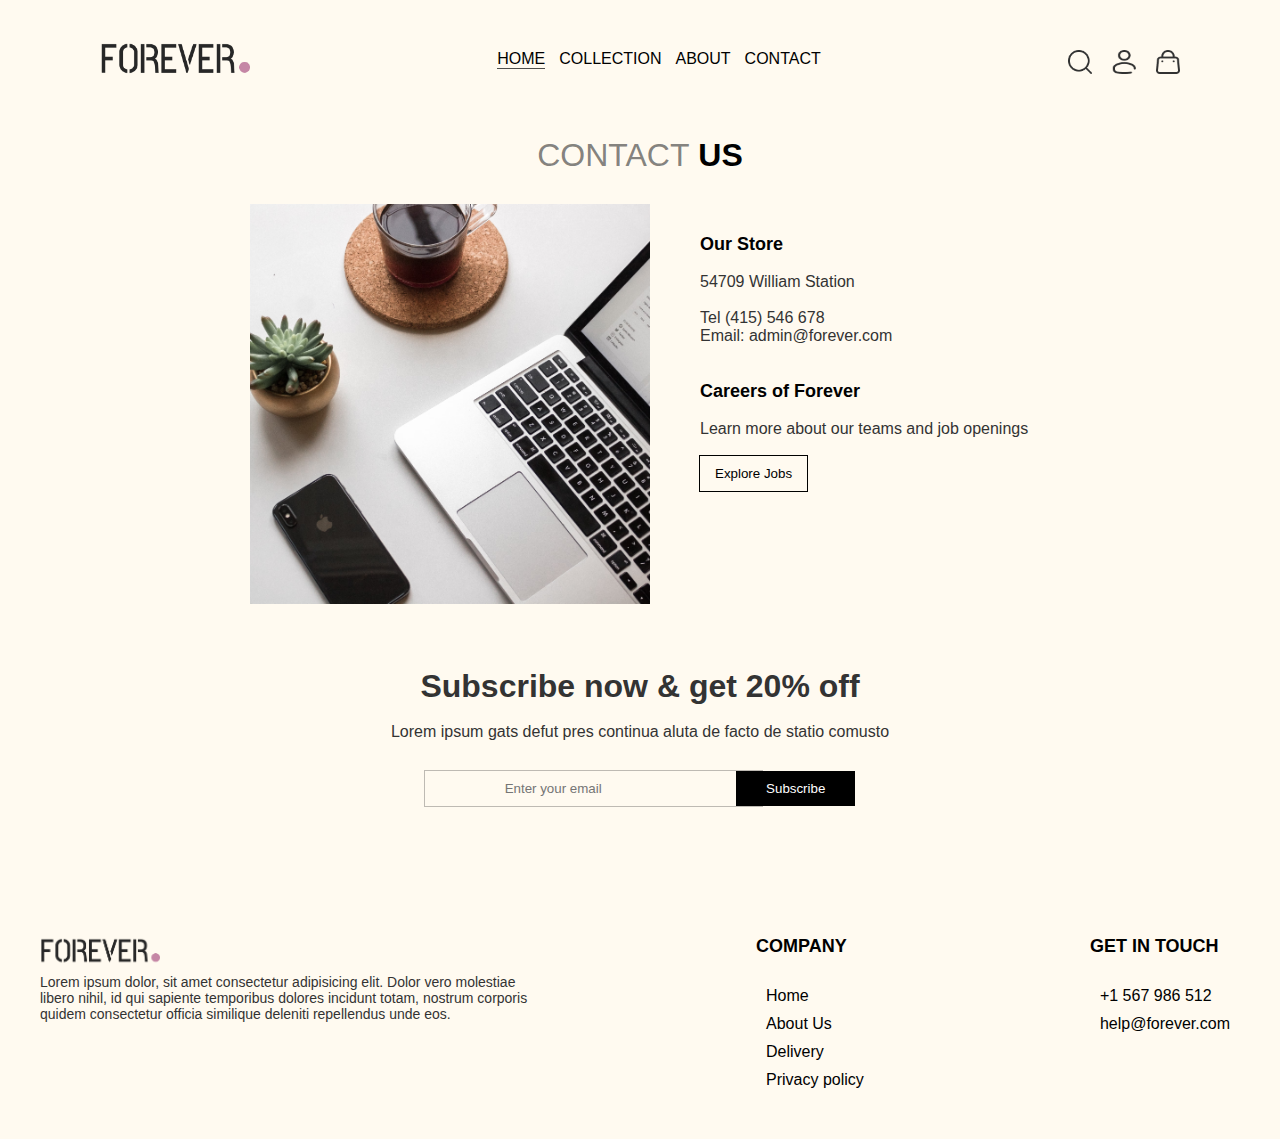
<file: contact.html>
<!DOCTYPE html>
<html lang="en">
<head>
    <meta charset="UTF-8">
    <meta name="viewport" content="width=device-width, initial-scale=1.0">
    <title>Contact us</title>
    <link rel="stylesheet" href="style.css">
</head>
<body class="body">
    <nav>
        <div class="logo">
            <a href="index.html">
                <img src="images/assets/frontend_assets/logo.png" alt="">
            </a>
        </div>
        <div class="links">
            <ol>
                <li class="active" onclick="defaultFn()">HOME</li>
                <li onclick="underlineFn()" class="list">COLLECTION</li>
                <li onclick="underlineFn2()" class="list1">ABOUT</li>
                <li onclick="underlineFn3()" class="list2">CONTACT</li>
            </ol>
        </div>
        <!--<div class="modes">
            <li id="dark">Dark Mode</li>
            <input type="range" id="switch-btn" onclick="switchDarkMode()">
        </div>-->
        <div class="icons">
            <img src="images/assets/frontend_assets/search_icon.png" alt="" class="search">
            <a href="login.html">
                <img src="images/assets/frontend_assets/profile_icon.png" alt="" class="search">
            </a>
            <a href="cart.html">
                <img src="images/assets/frontend_assets/cart_icon.png" alt="" class="search">
            </a>
        </div>
    </nav>





    <section class="contact">
        <h1><span>CONTACT</span> US</h1>
        <div class="contact-info">
            <div class="cont-img">
                <img src="images/assets/frontend_assets/contact_img.png" alt="">
            </div>
            <div class="cont-details">
                <h2>Our Store</h2><br>
                <h4>54709 William Station</h4><br>
                <h4>Tel (415) 546 678</h4>
                <h4>Email: admin@forever.com</h4><br><br>
                <h2>Careers of Forever</h2><br>
                <h4>Learn more about our teams and job openings</h4><br>
                <button><a href="careers.txt" target="_blank">Explore Jobs</a></button>
            </div>
        </div>
    </section>



    <section class="newsletter">
        <h1>Subscribe now & get 20% off</h1><br>
        <p>Lorem ipsum gats defut pres continua aluta de facto de statio comusto</p>
        <div class="subscribe">
            <input type="email" placeholder="Enter your email">
            <button>Subscribe</button>
        </div>
    </section>


    <footer>
        <div class="align">
            <div class="info">
                <img src="images/assets/frontend_assets/logo.png" alt="">
                <p>Lorem ipsum dolor, sit amet consectetur adipisicing elit. Dolor vero molestiae libero nihil, id qui sapiente temporibus dolores incidunt totam, nostrum corporis quidem consectetur officia similique deleniti repellendus unde eos.</p>
            </div>
            <div class="redirects">
                <h2>COMPANY</h2>
                <div class="re-links">
                    <ol>
                        <li>Home</li>
                        <li>About Us</li>
                        <li>Delivery</li>
                        <li>Privacy policy</li>
                    </ol>
                </div>
            </div>
            <div class="touch">
                <h2>GET IN TOUCH</h2>
                <div class="re-links">
                    <li>+1 567 986 512</li>
                    <li>help@forever.com</li>
                </div>
            </div>
        </div>
    </footer>


    <script>
        const active = document.querySelector(".active");
        const list = document.querySelector(".list");
        const list1 = document.querySelector(".list1");
        const list2 = document.querySelector(".list2");

        function underlineFn(){
            active.classList.remove("active");
            window.location.href = "collection.html";
            list.style.borderBottom = "1px solid rgba(0, 0, 0, 0.692)";
            list1.style.borderBottom = "none";
            list2.style.borderBottom = "none";
        }
        function underlineFn2(){
            active.classList.remove("active");
            window.location.href = "about.html";
            list1.style.borderBottom = "1px solid rgba(0, 0, 0, 0.692)";
            list.style.borderBottom = "none";
            list2.style.borderBottom = "none";
        }
        function underlineFn3(){
            active.classList.remove("active");
            window.location.href = "contact.html";
            list2.style.borderBottom = "1px solid rgba(0, 0, 0, 0.692)";
            list1.style.borderBottom = "none";
            list.style.borderBottom = "none";
        }


        function defaultFn(){
            window.location.href = "index.html";
            active.classList.add("active");
            list.style.borderBottom = "none";
            list1.style.borderBottom = "none";
            list2.style.borderBottom = "none";
        }
    </script>
    <script src="script.js"></script>
</body>
</html>
</file>
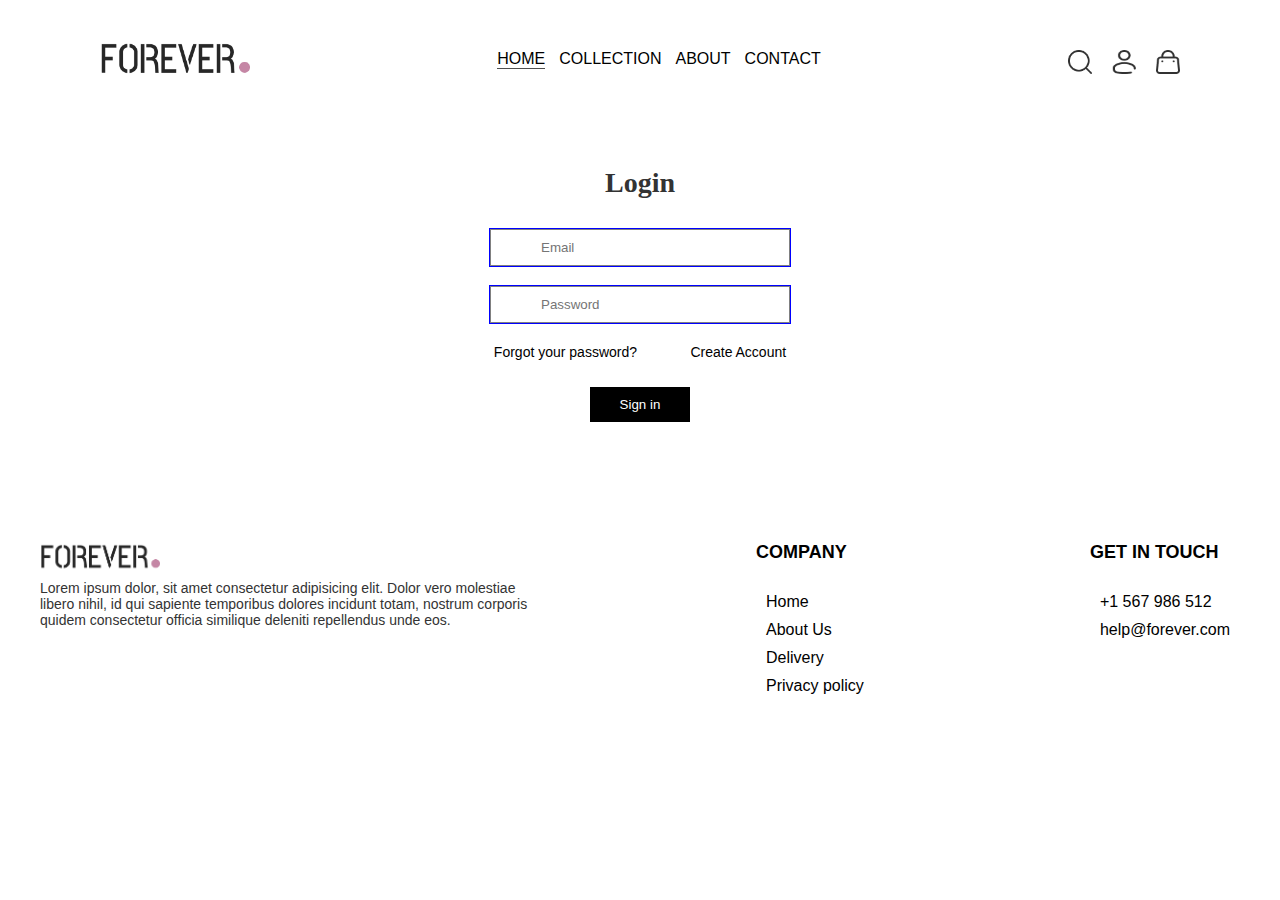
<file: login.html>
<!DOCTYPE html>
<html lang="en">
<head>
    <meta charset="UTF-8">
    <meta name="viewport" content="width=device-width, initial-scale=1.0">
    <title>Log in/ Sign up</title>
    <link rel="stylesheet" href="style.css">
    <link rel="stylesheet" href="log.css">
</head>
<body>
    <nav>
        <div class="logo">
            <a href="index.html">
                <img src="images/assets/frontend_assets/logo.png" alt="">
            </a>
        </div>
        <div class="links">
            <ol>
                <li class="active" onclick="defaultFn()">HOME</li>
                <li onclick="underlineFn()" class="list">COLLECTION</li>
                <li onclick="underlineFn2()" class="list1">ABOUT</li>
                <li onclick="underlineFn3()" class="list2">CONTACT</li>
            </ol>
        </div>
        <div class="icons">
            <img src="images/assets/frontend_assets/search_icon.png" alt="" class="search">
            <a href="login.html">
                <img src="images/assets/frontend_assets/profile_icon.png" alt="" class="search">
            </a>
            <img src="images/assets/frontend_assets/cart_icon.png" alt="" class="search">
        </div>
    </nav>

    <section class="form">
        <form>
            <div class="heading">
                <h1 id="login-txt">Login</h1>
            </div>
            <div class="inputs">
                <input type="text" placeholder="Name" class="hidden">
                <input type="email" placeholder="Email">
                <input type="password" placeholder="Password">
            </div>
            <div class="quiz">
                <span id="forgot">Forgot your password?</span>&nbsp;&nbsp;&nbsp;&nbsp;&nbsp;&nbsp;&nbsp;&nbsp;&nbsp;&nbsp;&nbsp;
                <span onclick="pageSwitch()" id="switch">Create Account</span>
            </div>
            <button id="submit">Sign in</button>
        </form>
    </section>


    <footer>
        <div class="align">
            <div class="info">
                <img src="images/assets/frontend_assets/logo.png" alt="">
                <p>Lorem ipsum dolor, sit amet consectetur adipisicing elit. Dolor vero molestiae libero nihil, id qui sapiente temporibus dolores incidunt totam, nostrum corporis quidem consectetur officia similique deleniti repellendus unde eos.</p>
            </div>
            <div class="redirects">
                <h2>COMPANY</h2>
                <div class="re-links">
                    <ol>
                        <li>Home</li>
                        <li>About Us</li>
                        <li>Delivery</li>
                        <li>Privacy policy</li>
                    </ol>
                </div>
            </div>
            <div class="touch">
                <h2>GET IN TOUCH</h2>
                <div class="re-links">
                    <li>+1 567 986 512</li>
                    <li>help@forever.com</li>
                </div>
            </div>
        </div>
    </footer>


     <script src="script.js"></script>
    <script>
        const active = document.querySelector(".active");
        const list = document.querySelector(".list");
        const list1 = document.querySelector(".list1");
        const list2 = document.querySelector(".list2");

        function underlineFn(){
            active.classList.remove("active");
            list.style.borderBottom = "1px solid rgba(0, 0, 0, 0.692)";
            list1.style.borderBottom = "none";
            list2.style.borderBottom = "none";
        }
        function underlineFn2(){
            active.classList.remove("active");
            list1.style.borderBottom = "1px solid rgba(0, 0, 0, 0.692)";
            list.style.borderBottom = "none";
            list2.style.borderBottom = "none";
        }
        function underlineFn3(){
            active.classList.remove("active");
            list2.style.borderBottom = "1px solid rgba(0, 0, 0, 0.692)";
            list1.style.borderBottom = "none";
            list.style.borderBottom = "none";
        }


        function defaultFn(){
            window.location.href = "index.html";
            active.classList.add("active");
            list.style.borderBottom = "none";
            list1.style.borderBottom = "none";
            list2.style.borderBottom = "none";
        }
    </script>
</body>
</html>
</file>
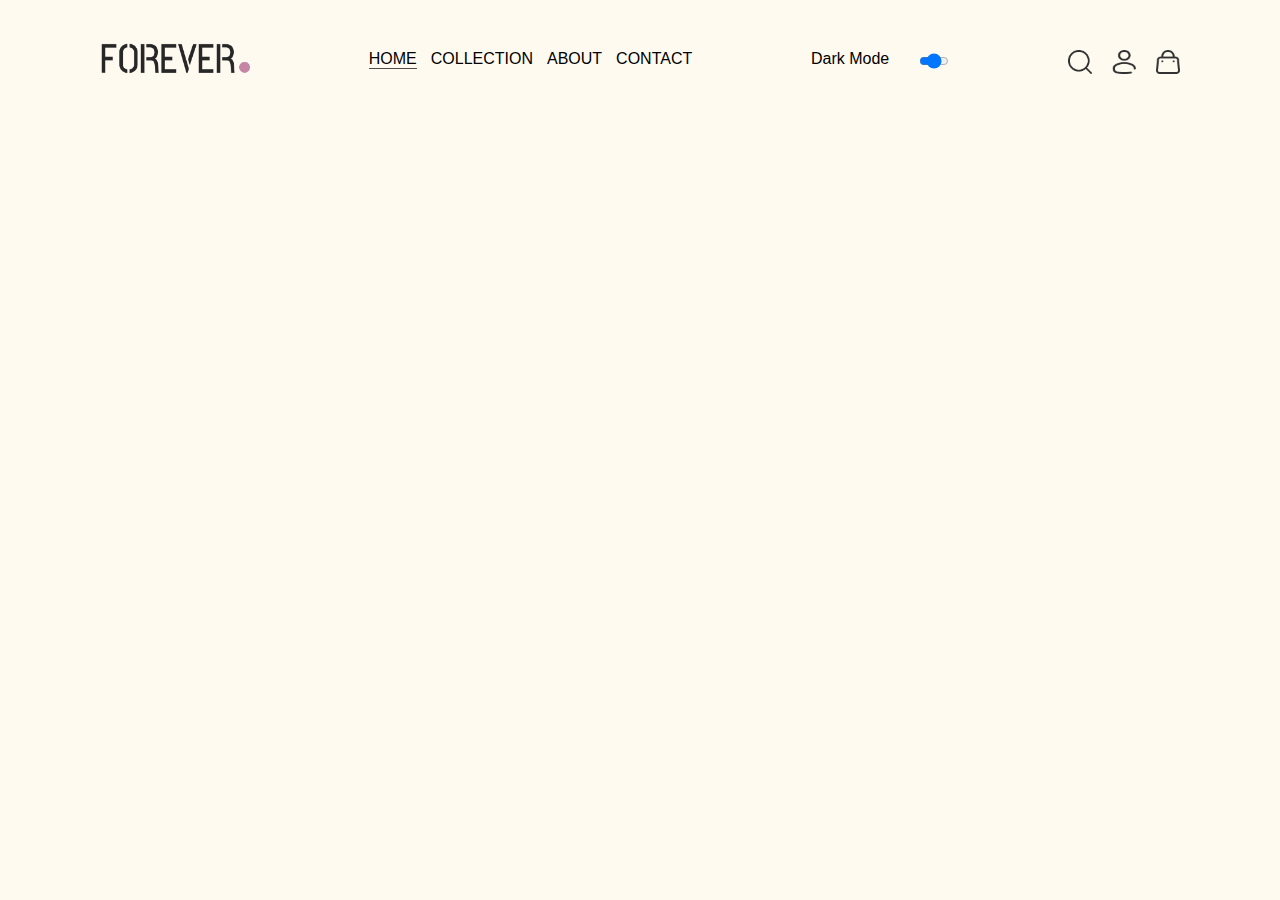
<file: product.html>
<!DOCTYPE html>
<html lang="en">
<head>
    <meta charset="UTF-8">
    <meta name="viewport" content="width=device-width, initial-scale=1.0">
    <title>Men Round Neck Pure Cotton T-Shirt</title>
    <link rel="stylesheet" href="style.css">
</head>
<body class="body">
    <nav>
        <div class="logo">
            <a href="index.html">
                <img src="images/assets/frontend_assets/logo.png" alt="">
            </a>
        </div>
        <div class="links">
            <ol>
                <li class="active" onclick="defaultFn()">HOME</li>
                <li onclick="underlineFn()" class="list">COLLECTION</li>
                <li onclick="underlineFn2()" class="list1">ABOUT</li>
                <li onclick="underlineFn3()" class="list2">CONTACT</li>
            </ol>
        </div>
        <div class="modes">
            <li id="dark">Dark Mode</li>
            <input type="range" id="switch-btn" onclick="switchDarkMode()">
        </div>
        <div class="icons">
            <img src="images/assets/frontend_assets/search_icon.png" alt="" class="search">
            <a href="login.html">
                <img src="images/assets/frontend_assets/profile_icon.png" alt="" class="search">
            </a>
            <a href="cart.html">
                <img src="images/assets/frontend_assets/cart_icon.png" alt="" class="search">
            </a>
        </div>
    </nav>
    <script src="script.js"></script>
</body>
</html>
</file>
<file: style.css>
*{
    margin: 0;
    padding: 0;
    box-sizing: border-box;
    font-family: 'Poppins', sans-serif;
}
.body{
    background: floralwhite;
    overflow-x: hidden;
}
::-webkit-scrollbar{
    display: none;
}
nav{
    display: flex;
    justify-content: space-between;
    padding-top: 20px;
}
.logo{
    margin-left: 100px;
    margin-top: 20px;
}
.logo img{
    width: 150px;
    cursor: pointer;
}
.links ol{
    list-style: none;
    display: flex;
    gap: 14px;
}
.links ol li{
    cursor: pointer;
    font-size: 16px;
}
.links ol li:hover{
    border-bottom: 1px solid rgba(0, 0, 0, 0.692);
}
.links{
    margin-top: 30px;
}
.active{
    border-bottom: 1px solid rgba(0, 0, 0, 0.692);
}
.icons{
    display: flex;
    gap: 20px;
    margin-right: 100px;
    margin-top: 30px;
}
.icons img{
    cursor: pointer;
}
.search{
    width: 24px;
    height: 24px;
}

@media (max-width:769px) {
    body{
        overflow-x: hidden;
    }
    .logo img{
        width: 100px;
    }
    .links{
        display: none;
    }
    .icons{
        display: flex;
        gap: 100px;
        margin-right: 200px;
        margin-top: 25px;
    }
}

.landing{
    border: 1px solid black;
    margin: 20px 100px;
    display: flex;
    justify-content: space-between;
}
.image img{
    width: 530px;
}
@media (max-width:769px) {
    .landing{
        display: block;
    }
    .image{
        margin-top: 250px;
    }
    .image img{
        width: 566px;
    }
}
.text{
    justify-content: center;
    text-align: center;
    align-items: center;
    margin-top: 40px;
    margin-left: 65px;
    display: flex;
    flex-direction: column;
    gap: 20px;
}
.text h3{
    display: flex;
    gap: 20px;
    font-weight: 300;
    font-size: 18px;
}
.text h1{
    font-weight: 600;
    font-size: 28px;
    font-family: 'Times New Roman', Times, serif;
    letter-spacing: 10px;
}
.text hr{
    width: 100px;
    height: 0;
    margin-top: 10px;
    background-color: black;
}
.shop{
    margin-left: -105px;
}

@media (max-width:769px) {
    .text{
        margin-top: 200px;
    }
}

.collections{
    text-align: center;
    margin-top: 50px;
}
.collections h1{
    color: #333333;
}
.collections h1 span{
    font-weight: 300;
    color: #333;
}
.collections p{
    color: #333;
    font-size: 300;
}
.img-container{
    display: flex;
    flex-direction: column;
    gap: 20px;
    margin: 20px 0;
}
.first-row,.second-row{
    display: flex;
    gap: 20px;
    margin: 0 100px;
}
.clothing{
    text-align: start;
    position: relative;
    width: 200px;
}
.clothing img{
    width: 200px;
    cursor: pointer;
}
.clothing img:hover{
    width: 198px;
    transition: 0.3s ease-in;
}
.clothing h4{
    font-weight: 300;
    font-size: 12px;
}

.banners{
    margin: 80px 100px;
    display: flex;
    justify-content: space-between;
    text-align: center;
    align-items: center;
}
.exchange,.policy,.support{
    display: block;
    gap: 14px;
    margin: 10px;
}
.exchange img,.policy img,.support img{
    width: 30px;
}
.exchange h1,.policy h1,.support h1{
    font-size: 14px;
}
.exchange p,.support p,.policy p{
    font-size: 10px;
    font-weight: 300;
}

.newsletter{
    text-align: center;
    margin-top: 50px;
    padding: 10px;
}
.newsletter h1{
    font-weight: 600;
    color: #333;
    font-family: sans-serif;
}
.newsletter p{
    font-weight: 300;
    color: #333333;
}
.subscribe{
    margin-top: 30px;
}
.subscribe input{
    background: transparent;
    border: none;
    outline: 1px solid rgba(0, 0, 0, 0.256);
    padding: 10px 80px;
}
.subscribe button{
    position: relative;
    margin-left: -30px;
    border: none;
    outline: none;
    background: black;
    color: white;
    padding: 10px 30px;
    cursor: pointer;
}


footer{
    margin-top: 120px;
    margin-left: 40px;
    margin-right: 40px;
    margin-bottom: 40px;
}
footer .align{
    display: flex;
    justify-content: space-between;
}
.info{
    max-width: 500px;
}
.info img{
    width: 120px;
}
.info p{
    font-size: 14px;
    font-weight: 300;
    color: #333;
}
.redirects li,.touch li{
    list-style: none;
    cursor: pointer;
    margin: 10px;
}
.re-links{
    margin-top: 30px;
}
.redirects h2,.touch h2{
    font-size: 18px;
}
.modes{
    display: flex;
    justify-content: space-between;
    gap: 30px;
}
.modes li{
    list-style: none;
    margin-top: 30px;
}
.modes input{
    width: 30px;
    cursor: pointer;
    margin-top: 15px;
    justify-content: start;
}

.collection{
    align-items: center;
    justify-content: space-evenly;
    margin-top: 30px;
}
.search-box{
    align-items: center;
    text-align: center;
    display: flex;
    justify-content: center;
    gap: 10px;
}
.search-box input{
    background: transparent;
    width: 500px;
    border: none;
    outline: 1px solid #333;
    padding: 10px;
    border-radius: 10px;
}
.search-box img{
    margin-left: 10px;
    cursor: pointer;
}
.col-titles{
    display: flex;
    justify-content: space-between;
    margin: 50px 50px;
}
.col-titles h3{
    margin-left: 50px;
    font-weight: 300;
}
.col-container{
    display: flex;
    justify-content: space-between;
    width: 900px;
}
.col-container span{
    font-weight: 600;
    color: gray;
    font-family: sans-serif;
}
.fil-container{
    display: flex;
}
.categories{
    display: flex;
    flex-direction: column;
    gap: 30px;
    margin-left: 100px;
}
.categ1{
    outline: 1px solid rgba(0, 0, 0, 0.525);
    padding: 10px 30px;
    border-radius: 10px;
}
.categ1 h3{
    font-weight: 600;
    color: #333;
    font-size: 18px;
}
.filter{
    display: flex;
    gap: 20px;
    margin-top: 10px;
}
.filter input{
    cursor: pointer;
}
.filter h5{
    font-weight: 300;
    color: #333333cf;
}

.filters-img{
    display: flex;
    margin: 0 50px;
}
.all-imgs{
    display: flex;
    flex-direction: column;
    gap: 30px;
}
.images-container{
    display: flex;
    flex-direction: row;
    gap: 30px;
}
.product img{
    width: 180px;
    cursor: pointer;
}
.details h4{
    font-size: 10px;
}
.col-container select{
    margin-right: 80px;
    cursor: pointer;
}
.col-container select option{
    cursor: pointer;
}





/*Contact Page */
.contact{
    text-align: center;
    margin-top: 50px;
    align-items: center;
    display: block;
    justify-content: center;
}
.contact span{
    font-weight: 300;
    color: #3333339c;
}
.contact-info{
    margin-top: 30px;
    display: flex;
    gap: 20px;
}
.cont-img{
    margin-left: 250px;
}
.cont-img img{
    width: 400px;
}
.cont-details{
    display: block;
    justify-content: start;
    text-align: start;
    margin-top: 30px;
    margin-left: 30px;
}
.cont-details h2{
    font-size: 18px;
    font-weight: 600;
}
.cont-details h4{
    font-weight: 300;
    font-size: 16px;
    color: #333;
}
.cont-details button{
    border: none;
    outline: 1px solid black;
    background: transparent;
    cursor: pointer;
    padding: 10px 15px;
}
.cont-details a{
    text-decoration: none;
    color: black;
}



/*About us styling code starts here */
.about{
    text-align: center;
    margin-top: 50px;
    align-items: center;
    display: block;
    justify-content: center;
}
.about span{
    font-weight: 300;
    color: #3333339c;
}
.about-container{
    display: flex;
    gap: 10px;
    justify-content: space-between;
    margin: 10px 30px;
}
.about-img img{
    width: 400px;
}
.about-info{
    display: block;
    justify-content: start;
    text-align: start;
    padding: 60px 50px;
}
.about-info h2{
    font-weight: 700;
    font-size: 16px;
}


.why{
    text-align: start;
    margin-top: 50px;
}
.why h1{
    margin-left: 30px;
}
.why span{
    font-weight: 300;
    color: #3333339c;
}
.why-col{
    margin: 50px 100px;
    display: flex;
    gap: 20px;
    justify-content: space-between;
    padding: 0 30px;
}
.why-col h2{
    font-weight: 700;
    font-size: 16px;
}
.why-col hr{
    width: 0px;
    height: 100px;
    position: absolute;
    margin-top: -80px;
    margin-left: -20px;
}
.why-col p{
    font-size: 14px;
}
</file>
<file: cart.css>
.cart{
    border: 1px solid black;
    margin: 50px 100px;
    padding: 50px 0;
}
.product-in-cart{
    display: flex;
    flex-direction: row;
    gap: 20px;
    justify-content: space-between;
    align-items: center;
    margin: 10px 30px;
    text-align: center;
    border: 1px solid black;
    padding: 20px 0;
}
.product-image{
    margin-left: 20px;
}
.product-image img{
    width: 60px;
}
.action{
    margin-right: 30px;
}
.action button{
    cursor: pointer;
    border: none;
    outline: none;
    background: blue;
    color: white;
    padding: 10px 30px;
}
.quantity{
    display: flex;
    gap: 20px;
}
#increase,#decrease{
    cursor: pointer;
    background: transparent;
}
</file>
<file: log.css>
.form{
    align-items: center;
    text-align: center;
    justify-items: center;
    margin-top: 80px;
}
form h1{
    font-size: 28px;
    color: #333;
    font-weight: 600;
    font-family: Times, serif;
}
.inputs{
    display: flex;
    flex-direction: column;
    gap: 20px;
    margin-top: 30px;
    align-items: center;
}
.inputs input{
    background: transparent;
    padding: 10px 50px;
    width: 300px;
    border: 1px solid gray;
    outline: 1px solid blue;
}
.hidden{
    display: none;
}
.quiz{
    margin-top: 20px;
}
.quiz span{
    cursor: pointer;
    font-size: 14px;
}
form button{
    border: none;
    outline: none;
    background: black;
    color: white;
    cursor: pointer;
    padding: 10px 30px;
    margin-top: 26px;
}
#instructions{
    display: none;
}
</file>
